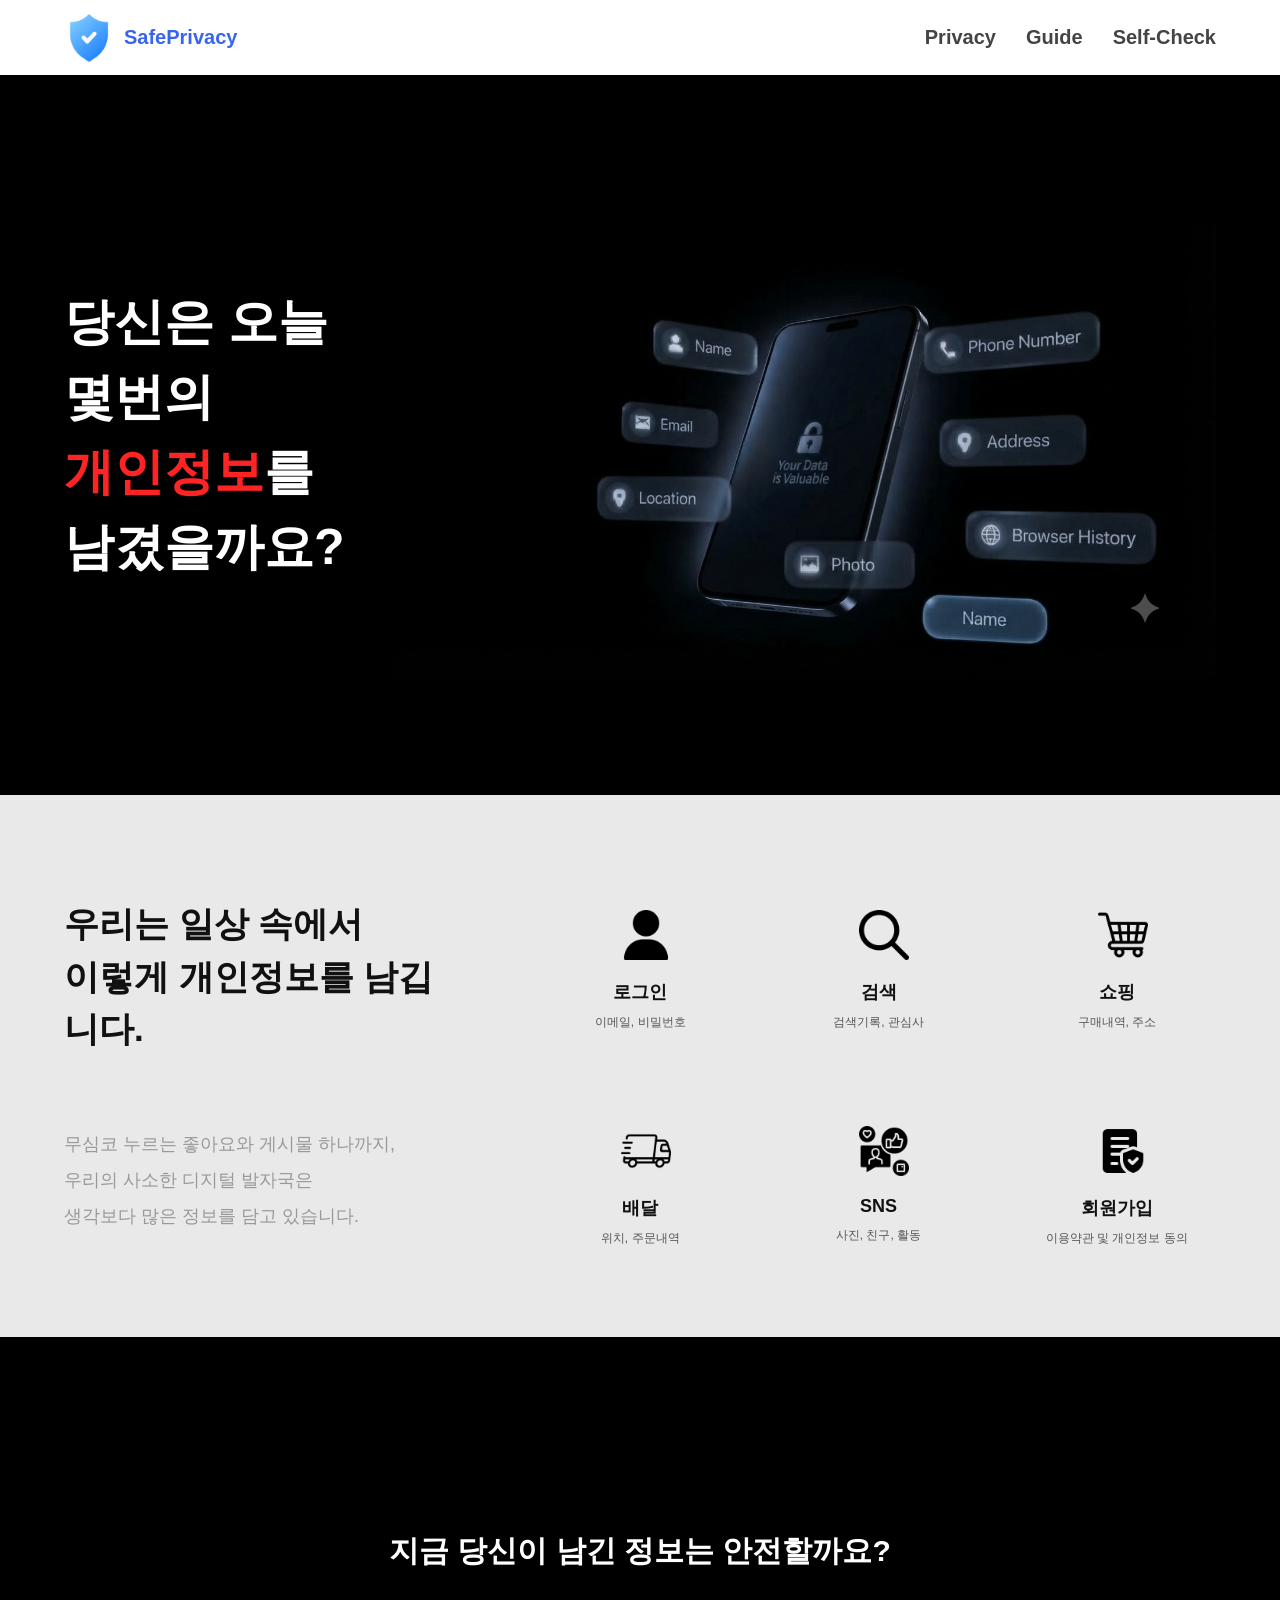
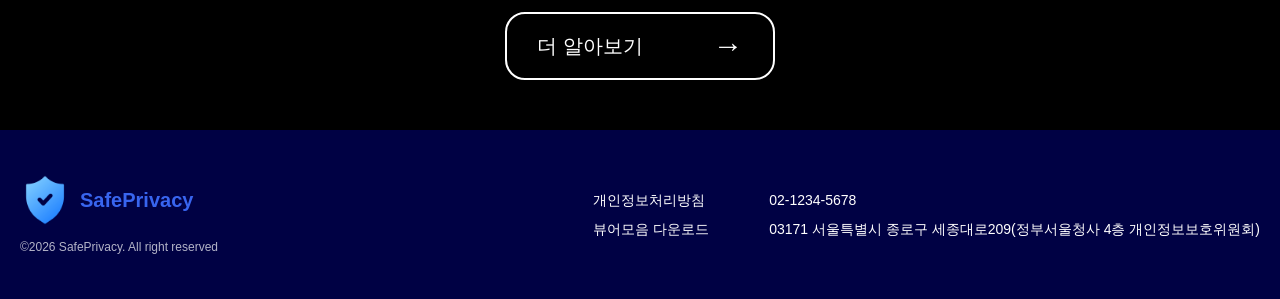
<file: index.html>
<!doctype html>
<html lang="ko">

<head>
  <meta charset="UTF-8" />
  <meta name="viewport" content="width=device-width, initial-scale=1.0" />

  <title>개인정보 보호</title>

  <link rel="stylesheet" href="./css/style.css" />
</head>

<body>
  <header class="site-header">
    <div class="header-container">
      <a href="index.html" class="logo"><img src="img/security.png" alt=""> SafePrivacy</a>

      <nav class="nav-menu">
        <a href="./pages/privacy.html">Privacy</a>
        <a href="./pages/guide.html">Guide</a>
        <a href="./pages/guide.html#selfcheck">Self-Check</a>
      </nav>
    </div>
  </header>

  <section class="hero">
    <div class="hero-inner">
      <div class="hero-text">
        <p>
          당신은 오늘<br />
          몇번의 <span>개인정보</span>를<br />
          남겼을까요?
        </p>
      </div>

      <div class="hero-image">
        <img src="img/개인정보보호1p.png" alt="">
      </div>
    </div>
  </section>

  <section class="daily-section">
    <div class="daily-inner">
      <div class="daily-title">
        <h2>
          우리는 일상 속에서<br />
          이렇게 개인정보를 남깁니다.
        </h2>

        <p>
          무심코 누르는 좋아요와 게시물 하나까지,<br />
          우리의 사소한 디지털 발자국은<br />
          생각보다 많은 정보를 담고 있습니다.
        </p>
      </div>

      <div class="daily-list">
        <div class="data-item">
          <div class="icon"><img src="img/user.png" alt=""></div>

          <h3>로그인</h3>

          <p>이메일, 비밀번호</p>
        </div>

        <div class="data-item">
          <div class="icon search-icon"><img src="img/search.png" alt=""></div>

          <h3>검색</h3>

          <p>검색기록, 관심사</p>
        </div>

        <div class="data-item">
          <div class="icon cart-icon"><img src="img/shopping-cart.png" alt=""></div>

          <h3>쇼핑</h3>

          <p>구매내역, 주소</p>
        </div>

        <div class="data-item">
          <div class="icon"><img src="img/express-delivery.png" alt=""></div>

          <h3>배달</h3>

          <p>위치, 주문내역</p>
        </div>

        <div class="data-item">
          <div class="icon"><img src="img/social-media.png" alt=""></div>

          <h3>SNS</h3>

          <p>사진, 친구, 활동</p>
        </div>

        <div class="data-item">
          <div class="icon"><img src="img/privacy-policy.png" alt=""></div>

          <h3>회원가입</h3>

          <p>이용약관 및 개인정보 동의</p>
        </div>
      </div>
    </div>
  </section>

  <section class="hero-bottom">
    <div class="hero-media">
      <video autoplay muted loop playsinline>
        <source src="./img/intro.mp4" type="video/mp4" />
        지원되지 않는 브라우저입니다.
      </video>
    </div>

    <h2>지금 당신이 남긴 정보는 안전할까요?</h2>

    <a href="./pages/privacy.html" class="more-button">
      더 알아보기
      <span>→</span>
    </a>
  </section>

  <footer class="footer">
    <div class="footer-inner">
      <div class="footer-brand">
        <a href="index.html" class="logo">
          <img src="img/security.png" alt=""> SafePrivacy
        </a>
        <p class="copyright">
          ©2026 SafePrivacy. All right reserved
        </p>
      </div>

      <div class="footer-info">
        <div class="footer-info-group">
          <p><a href="https://www.privacy.go.kr/front/contents/cntntsView.do?contsNo=408">개인정보처리방침</a></p>
          <p><a href="https://www.privacy.go.kr/front/contents/cntntsView.do?contsNo=167">뷰어모음 다운로드</a></p>
        </div>

        <div class="footer-info-group">
          <p>02-1234-5678</p>
          <p>03171 서울특별시 종로구 세종대로209(정부서울청사 4층 개인정보보호위원회)</p>
        </div>
      </div>
    </div>
  </footer>

</body>

</html>
</file>
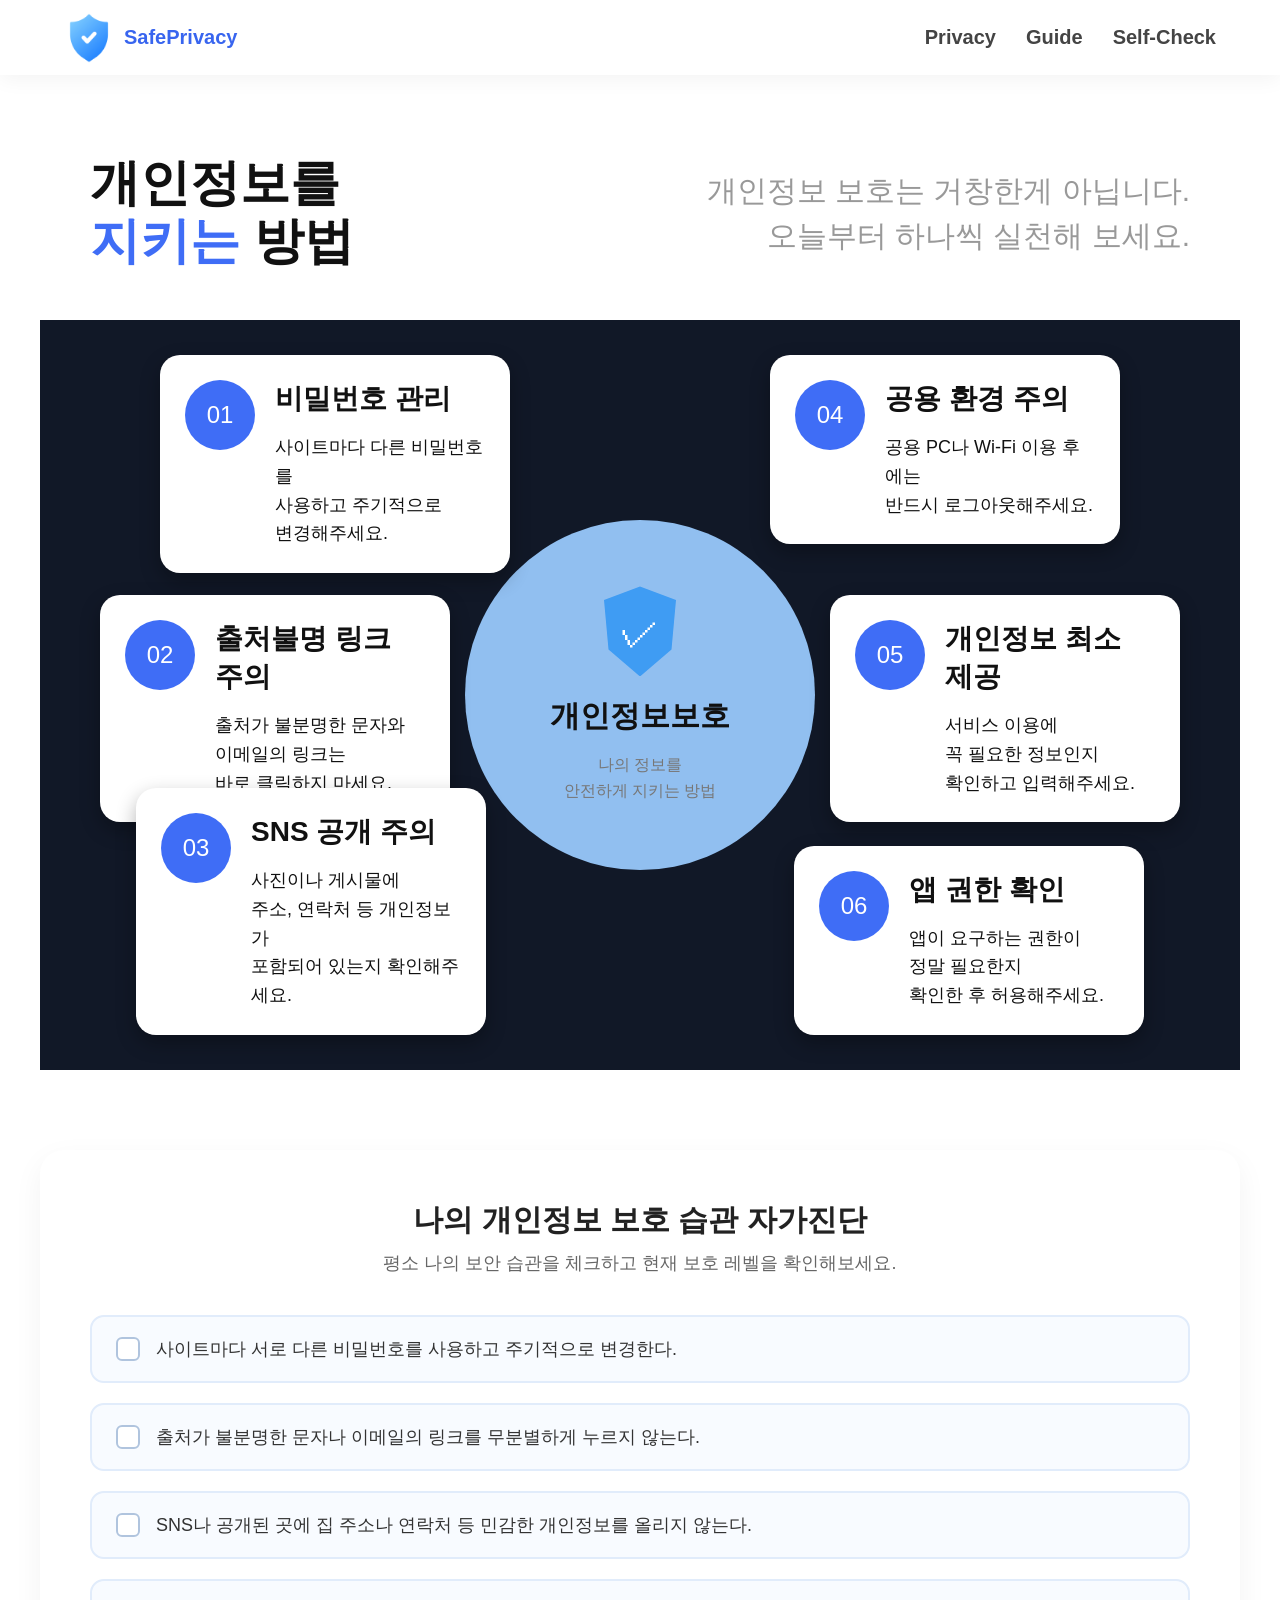
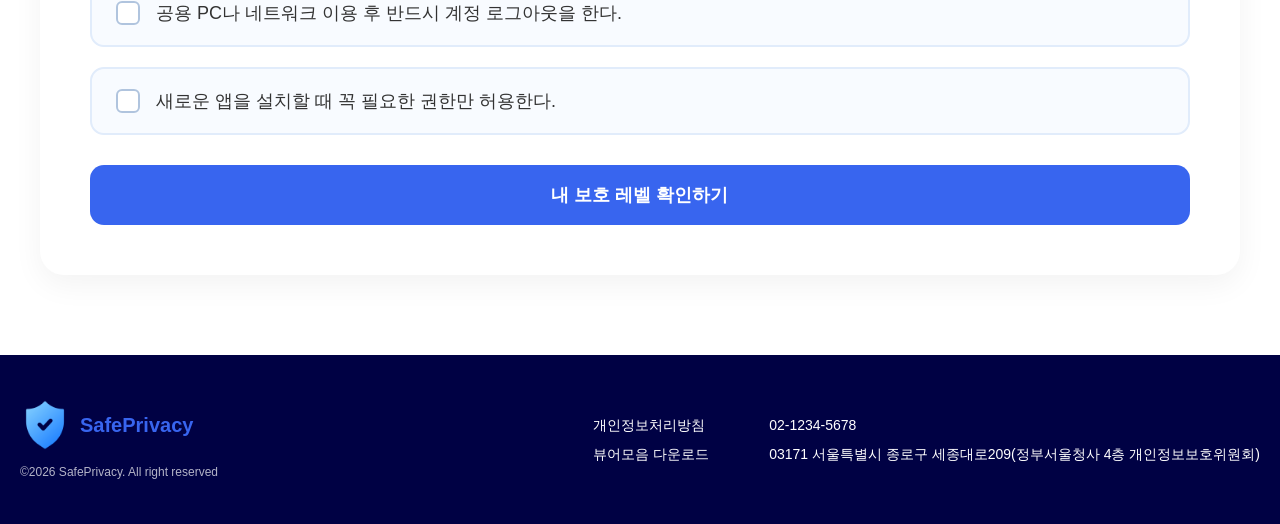
<file: guide.html>
<!doctype html>
<html lang="ko">

<head>
  <meta charset="UTF-8" />
  <meta name="viewport" content="width=device-width, initial-scale=1.0" />

  <title>개인정보를 지키는 방법</title>

  <link rel="stylesheet" href="./css/style.css" />
  <script src="./js/selfcheck.js" defer></script>

</head>

<body>
  <header class="site-header">
    <div class="header-container">
      <a href="./intro.html" class="logo"><img src="img/security.png" alt=""> SafePrivacy</a>

      <nav class="nav-menu">
        <a href="./privacy.html">Privacy</a>
        <a href="./guide.html">Guide</a>
        <a href="./guide.html#selfcheck">Self-Check</a>
      </nav>
    </div>
  </header>
  <main class="guide-page">

    <section class="guide-header">
      <div>
        <h1>
          개인정보를<br />
          <span>지키는</span> 방법
        </h1>
      </div>

      <p>
        개인정보 보호는 거창한게 아닙니다.<br />
        오늘부터 하나씩 실천해 보세요.
      </p>
    </section>

    <!-- =========================
             가이드
        ========================== -->

    <section class="guide-container">
      <!-- 중앙 원 -->

      <div class="guide-center">
        <div class="shield">✓</div>

        <h2>개인정보보호</h2>

        <p>
          나의 정보를<br />
          안전하게 지키는 방법
        </p>
      </div>

      <!-- 01 -->

      <article class="guide-card guide-01">
        <div class="number">01</div>

        <div>
          <h3>비밀번호 관리</h3>

          <p>
            사이트마다 다른 비밀번호를<br />
            사용하고 주기적으로<br />
            변경해주세요.
          </p>
        </div>
      </article>

      <!-- 02 -->

      <article class="guide-card guide-02">
        <div class="number">02</div>

        <div>
          <h3>출처불명 링크 주의</h3>

          <p>
            출처가 불분명한 문자와<br />
            이메일의 링크는<br />
            바로 클릭하지 마세요.
          </p>
        </div>
      </article>

      <!-- 03 -->

      <article class="guide-card guide-03">
        <div class="number">03</div>

        <div>
          <h3>SNS 공개 주의</h3>

          <p>
            사진이나 게시물에<br />
            주소, 연락처 등 개인정보가<br />
            포함되어 있는지 확인해주세요.
          </p>
        </div>
      </article>

      <!-- 04 -->

      <article class="guide-card guide-04">
        <div class="number">04</div>

        <div>
          <h3>공용 환경 주의</h3>

          <p>
            공용 PC나 Wi-Fi 이용 후에는<br />
            반드시 로그아웃해주세요.
          </p>
        </div>
      </article>

      <!-- 05 -->

      <article class="guide-card guide-05">
        <div class="number">05</div>

        <div>
          <h3>개인정보 최소 제공</h3>

          <p>
            서비스 이용에<br />
            꼭 필요한 정보인지<br />
            확인하고 입력해주세요.
          </p>
        </div>
      </article>

      <!-- 06 -->

      <article class="guide-card guide-06">
        <div class="number">06</div>

        <div>
          <h3>앱 권한 확인</h3>

          <p>
            앱이 요구하는 권한이<br />
            정말 필요한지<br />
            확인한 후 허용해주세요.
          </p>
        </div>
      </article>
    </section>

    <!-- =========================
            자가진단
         ========================== -->
    <section id="selfcheck" class="self-check-section">
      <div class="check-header">
        <h2>나의 개인정보 보호 습관 자가진단</h2>
        <p>평소 나의 보안 습관을 체크하고 현재 보호 레벨을 확인해보세요.</p>
      </div>

      <div class="check-list-box" id="checkList">
        <label class="check-item">
          <input type="checkbox" value="1" />
          <span class="checkmark"></span>
          <span class="check-text">사이트마다 서로 다른 비밀번호를 사용하고 주기적으로 변경한다.</span>
        </label>

        <label class="check-item">
          <input type="checkbox" value="1" />
          <span class="checkmark"></span>
          <span class="check-text">출처가 불분명한 문자나 이메일의 링크를 무분별하게 누르지 않는다.</span>
        </label>

        <label class="check-item">
          <input type="checkbox" value="1" />
          <span class="checkmark"></span>
          <span class="check-text">SNS나 공개된 곳에 집 주소나 연락처 등 민감한 개인정보를 올리지 않는다.</span>
        </label>

        <label class="check-item">
          <input type="checkbox" value="1" />
          <span class="checkmark"></span>
          <span class="check-text">공용 PC나 네트워크 이용 후 반드시 계정 로그아웃을 한다.</span>
        </label>

        <label class="check-item">
          <input type="checkbox" value="1" />
          <span class="checkmark"></span>
          <span class="check-text">새로운 앱을 설치할 때 꼭 필요한 권한만 허용한다.</span>
        </label>
      </div>

      <button type="button" id="checkResultBtn" class="result-btn">내 보호 레벨 확인하기</button>

      <div id="resultBox" class="result-box" style="display: none;">
        <div class="result-level-title" id="resultTitle"></div>
        <p class="result-desc" id="resultDesc"></p>
      </div>
    </section>
  </main>

  <footer class="footer">
    <div class="footer-inner">
      <div class="footer-brand">
        <a href="intro.html" class="logo">
          <img src="img/security.png" alt=""> SafePrivacy
        </a>
        <p class="copyright">
          ©2026 SafePrivacy. All right reserved
        </p>
      </div>

      <div class="footer-info">
        <div class="footer-info-group">
          <p><a href="https://www.privacy.go.kr/front/contents/cntntsView.do?contsNo=408">개인정보처리방침</a></p>
          <p><a href="https://www.privacy.go.kr/front/contents/cntntsView.do?contsNo=167">뷰어모음 다운로드</a></p>
        </div>

        <div class="footer-info-group">
          <p>02-1234-5678</p>
          <p>03171 서울특별시 종로구 세종대로209(정부서울청사 4층 개인정보보호위원회)</p>
        </div>
      </div>
    </div>
  </footer>
</body>

</html>
</file>
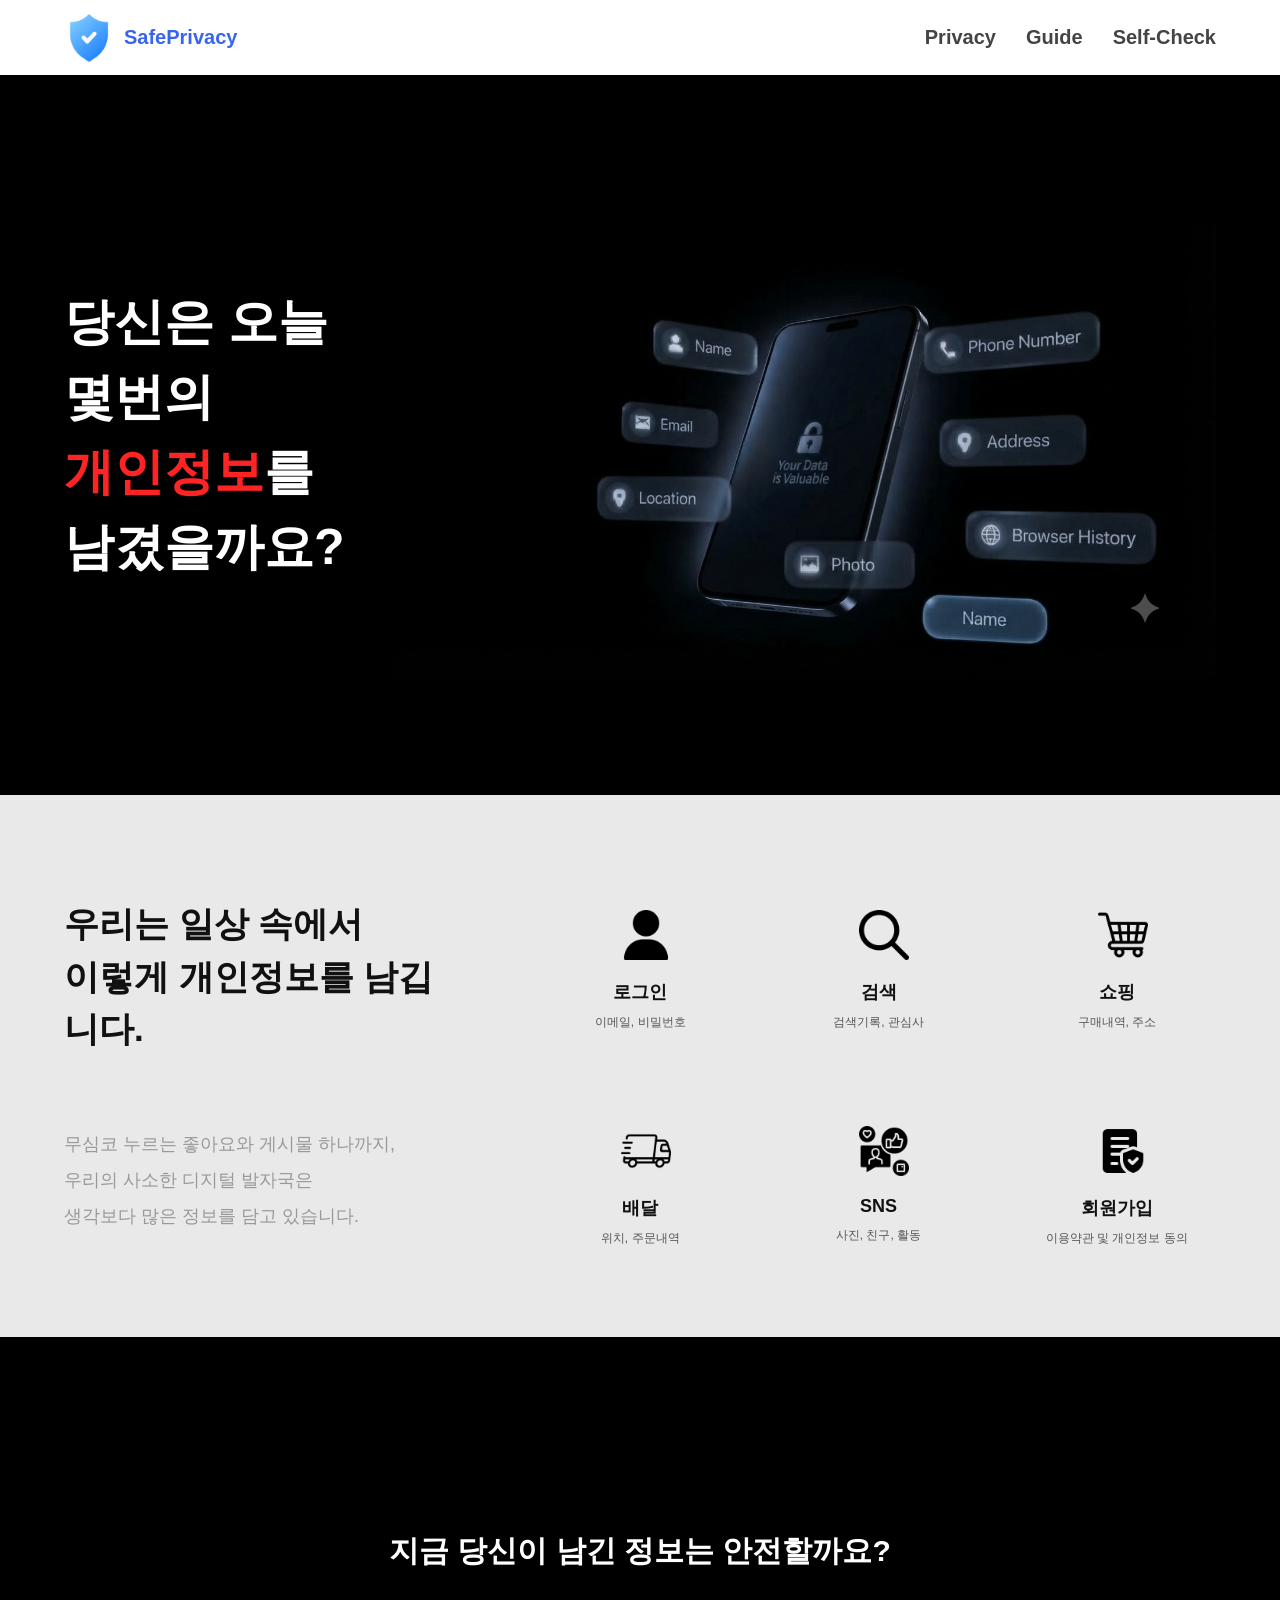
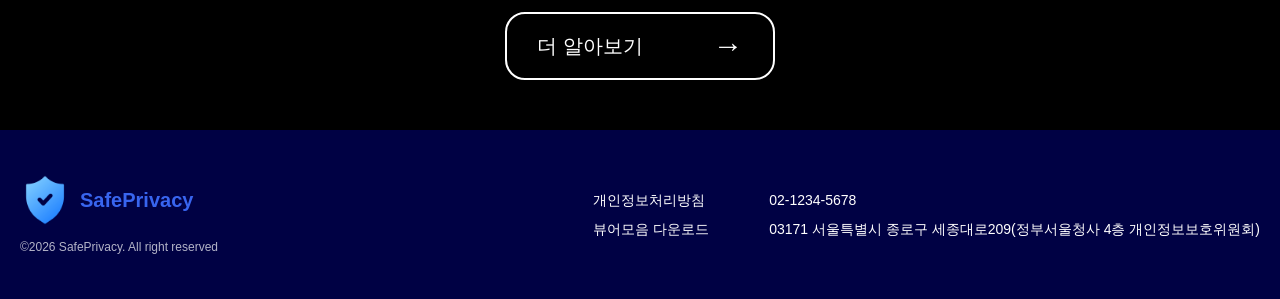
<file: intro.html>
<!doctype html>
<html lang="ko">

<head>
  <meta charset="UTF-8" />
  <meta name="viewport" content="width=device-width, initial-scale=1.0" />

  <title>개인정보 보호</title>

  <link rel="stylesheet" href="./css/style.css" />
</head>

<body>
  <header class="site-header">
    <div class="header-container">
      <a href="intro.html" class="logo"><img src="img/security.png" alt=""> SafePrivacy</a>

      <nav class="nav-menu">
        <a href="./privacy.html">Privacy</a>
        <a href="./guide.html">Guide</a>
        <a href="./guide.html#selfcheck">Self-Check</a>
      </nav>
    </div>
  </header>

  <section class="hero">
    <div class="hero-inner">
      <div class="hero-text">
        <p>
          당신은 오늘<br />
          몇번의 <span>개인정보</span>를<br />
          남겼을까요?
        </p>
      </div>

      <div class="hero-image">
        <img src="img/개인정보보호1p.png" alt="">
      </div>
    </div>
  </section>

  <section class="daily-section">
    <div class="daily-inner">
      <div class="daily-title">
        <h2>
          우리는 일상 속에서<br />
          이렇게 개인정보를 남깁니다.
        </h2>

        <p>
          무심코 누르는 좋아요와 게시물 하나까지,<br />
          우리의 사소한 디지털 발자국은<br />
          생각보다 많은 정보를 담고 있습니다.
        </p>
      </div>

      <div class="daily-list">
        <div class="data-item">
          <div class="icon"><img src="img/user.png" alt=""></div>

          <h3>로그인</h3>

          <p>이메일, 비밀번호</p>
        </div>

        <div class="data-item">
          <div class="icon search-icon"><img src="img/search.png" alt=""></div>

          <h3>검색</h3>

          <p>검색기록, 관심사</p>
        </div>

        <div class="data-item">
          <div class="icon cart-icon"><img src="img/shopping-cart.png" alt=""></div>

          <h3>쇼핑</h3>

          <p>구매내역, 주소</p>
        </div>

        <div class="data-item">
          <div class="icon"><img src="img/express-delivery.png" alt=""></div>

          <h3>배달</h3>

          <p>위치, 주문내역</p>
        </div>

        <div class="data-item">
          <div class="icon"><img src="img/social-media.png" alt=""></div>

          <h3>SNS</h3>

          <p>사진, 친구, 활동</p>
        </div>

        <div class="data-item">
          <div class="icon"><img src="img/privacy-policy.png" alt=""></div>

          <h3>회원가입</h3>

          <p>이용약관 및 개인정보 동의</p>
        </div>
      </div>
    </div>
  </section>

  <section class="hero-bottom">
    <div class="hero-media">
      <video autoplay muted loop playsinline>
        <source src="./img/intro.mp4" type="video/mp4" />
        지원되지 않는 브라우저입니다.
      </video>
    </div>

    <h2>지금 당신이 남긴 정보는 안전할까요?</h2>

    <a href="./privacy.html" class="more-button">
      더 알아보기
      <span>→</span>
    </a>
  </section>

  <footer class="footer">
    <div class="footer-inner">
      <div class="footer-brand">
        <a href="intro.html" class="logo">
          <img src="img/security.png" alt=""> SafePrivacy
        </a>
        <p class="copyright">
          ©2026 SafePrivacy. All right reserved
        </p>
      </div>

      <div class="footer-info">
        <div class="footer-info-group">
          <p><a href="https://www.privacy.go.kr/front/contents/cntntsView.do?contsNo=408">개인정보처리방침</a></p>
          <p><a href="https://www.privacy.go.kr/front/contents/cntntsView.do?contsNo=167">뷰어모음 다운로드</a></p>
        </div>

        <div class="footer-info-group">
          <p>02-1234-5678</p>
          <p>03171 서울특별시 종로구 세종대로209(정부서울청사 4층 개인정보보호위원회)</p>
        </div>
      </div>
    </div>
  </footer>

</body>

</html>
</file>
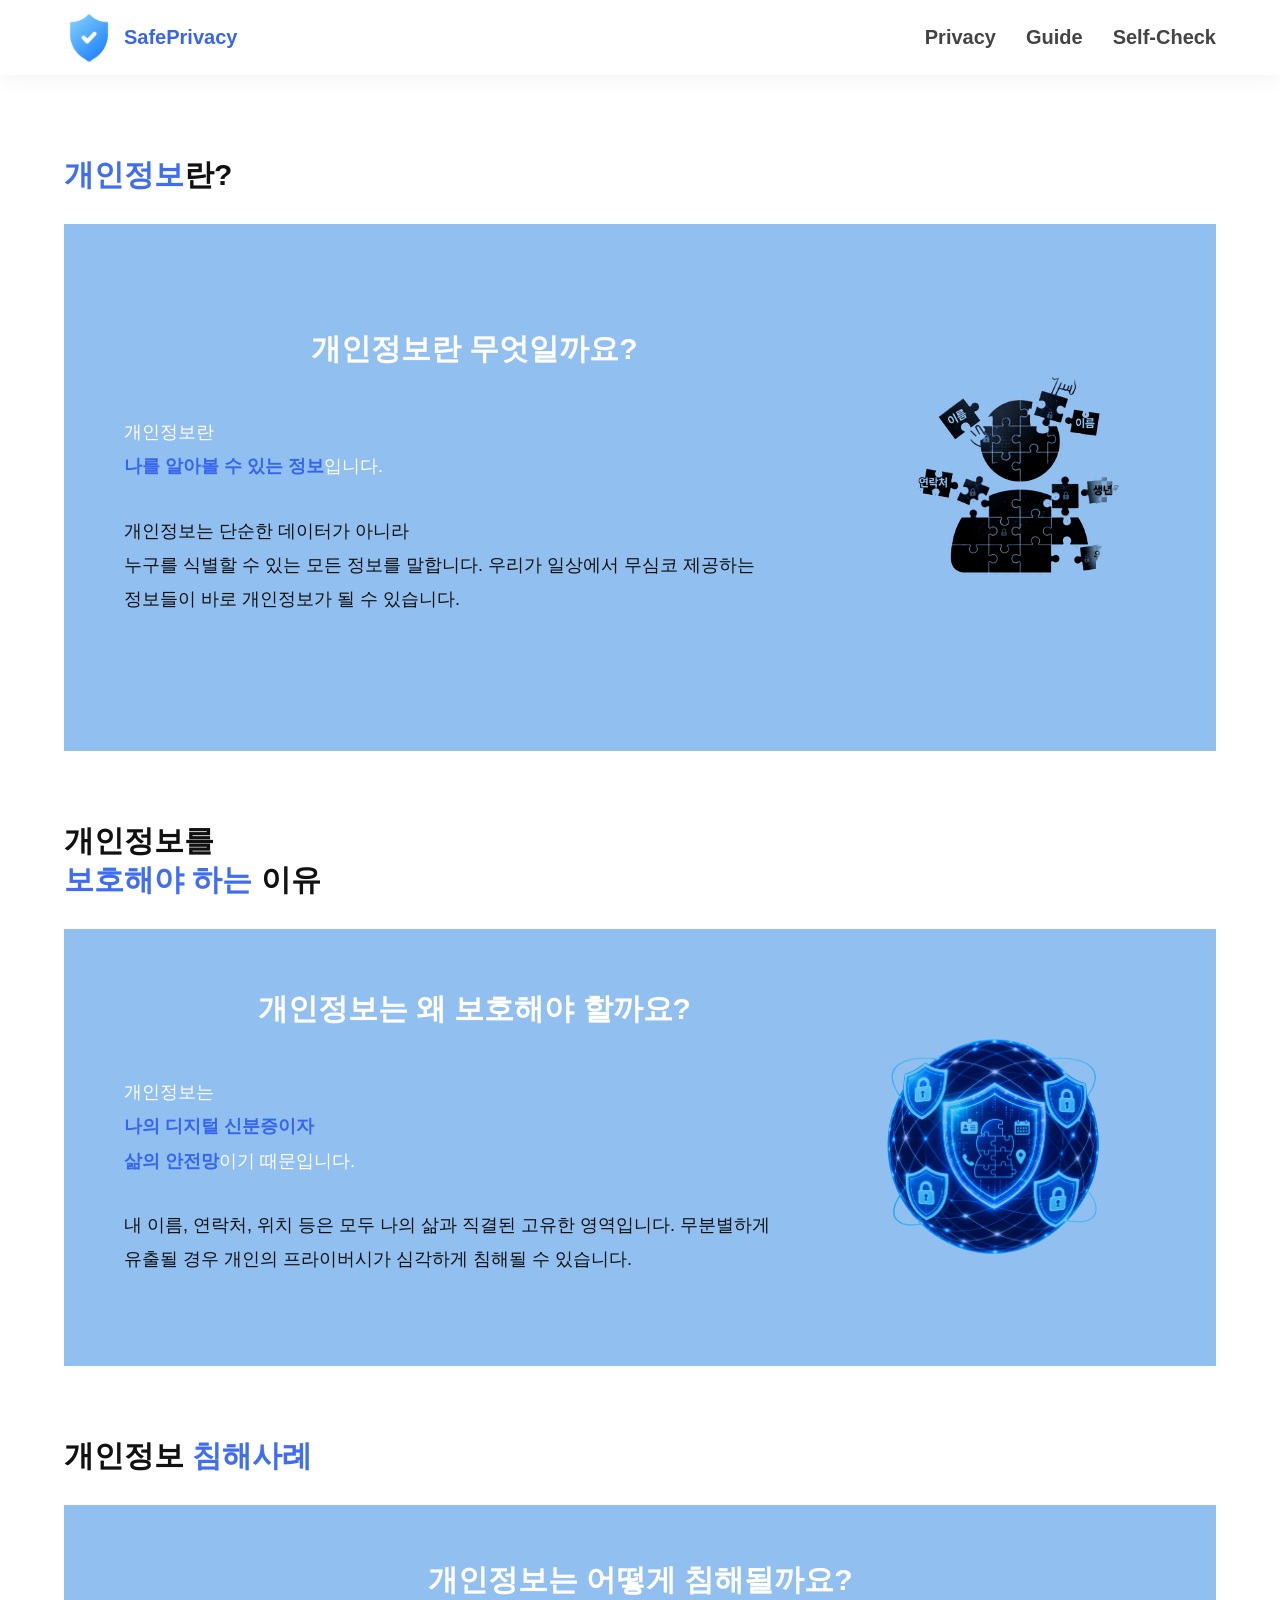
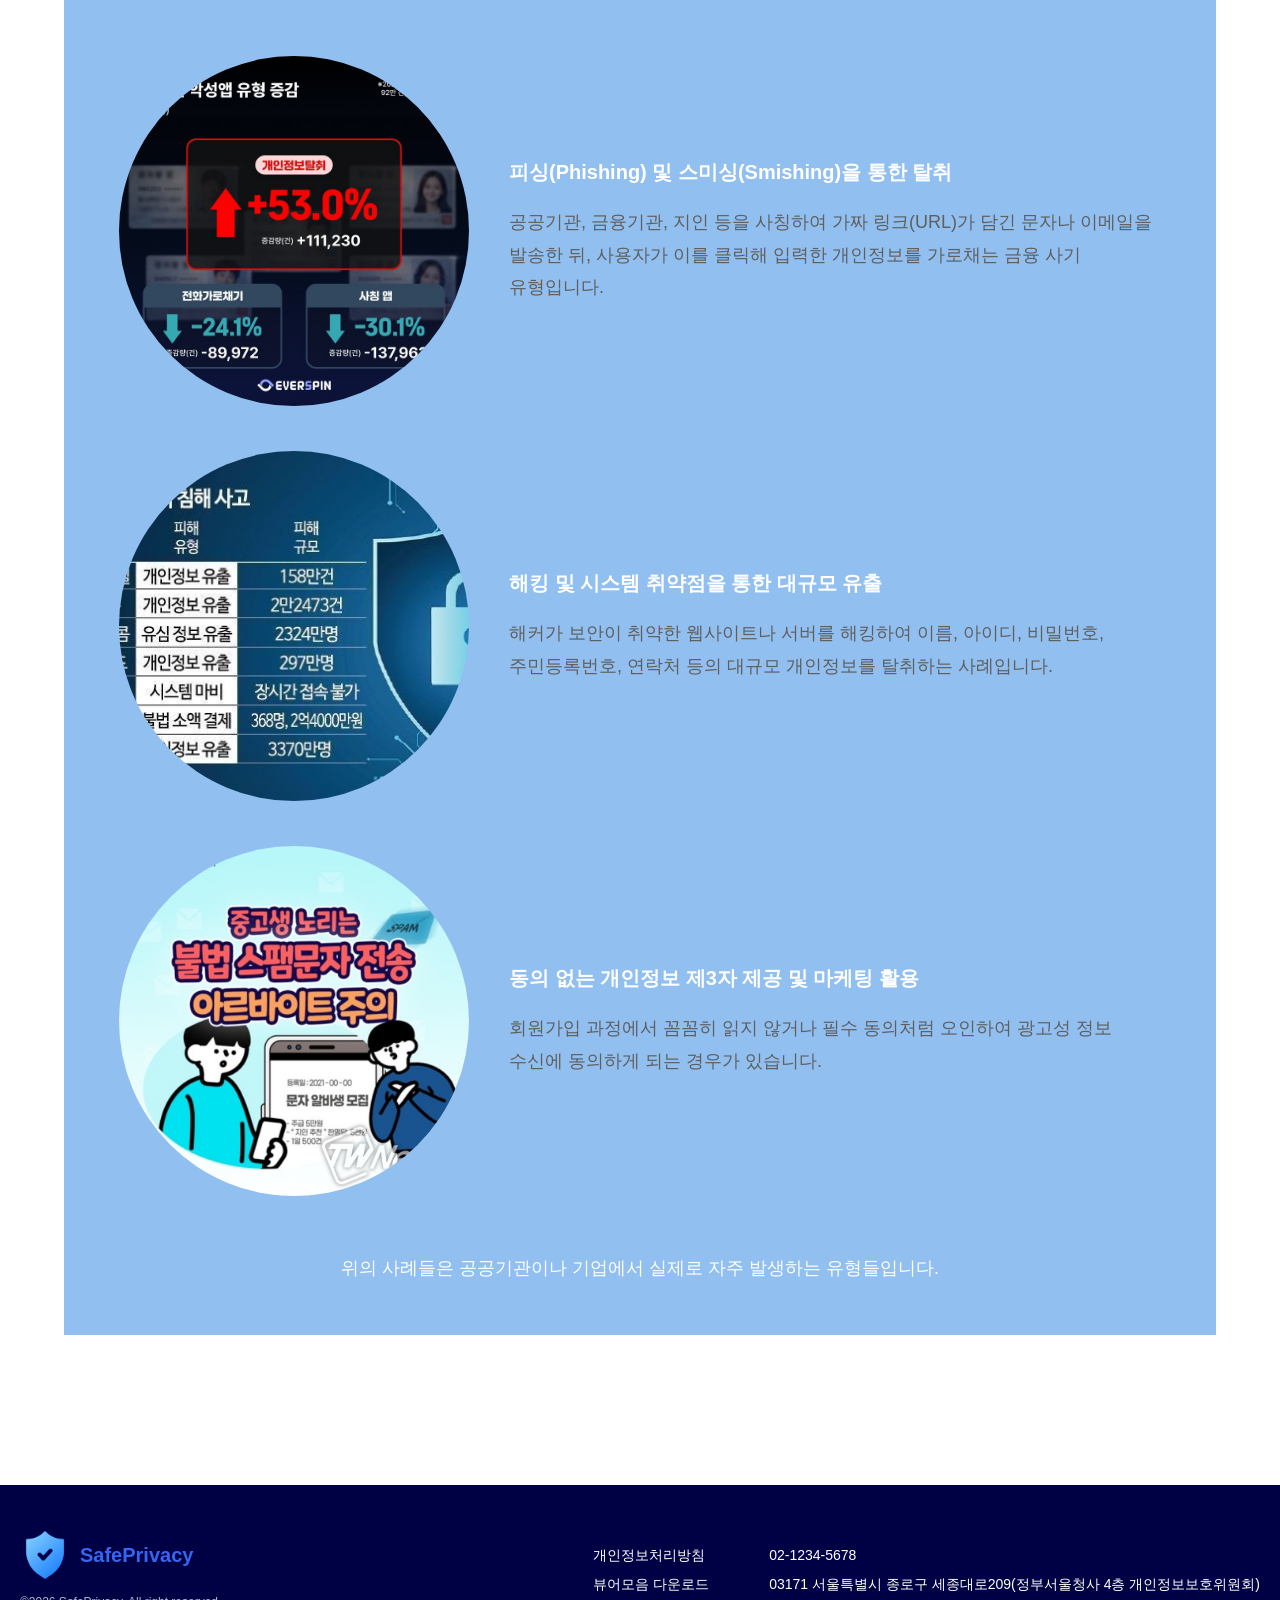
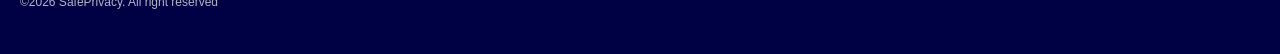
<file: privacy.html>
<!doctype html>
<html lang="ko">

<head>
  <meta charset="UTF-8" />
  <meta name="viewport" content="width=device-width, initial-scale=1.0" />

  <title>개인정보란?</title>

  <link rel="stylesheet" href="./css/style.css" />
</head>

<body>
  <header class="site-header">
    <div class="header-container">
      <a href="./intro.html" class="logo"><img src="img/security.png" alt=""> SafePrivacy</a>

      <nav class="nav-menu">
        <a href="./privacy.html">Privacy</a>
        <a href="./guide.html">Guide</a>
        <a href="./guide.html#selfcheck">Self-Check</a>
      </nav>
    </div>
  </header>
  <main class="privacy-page">

    <section class="info-section">
      <h1><span>개인정보</span>란?</h1>

      <div class="blue-card">
        <div class="card-text">
          <h2>개인정보란 무엇일까요?</h2>

          <p class="highlight-text">
            개인정보란<br />
            <strong>나를 알아볼 수 있는 정보</strong>입니다.
          </p>

          <p>
            개인정보는 단순한 데이터가 아니라<br />
            누구를 식별할 수 있는 모든 정보를 말합니다. 우리가 일상에서 무심코
            제공하는 정보들이 바로 개인정보가 될 수 있습니다.
          </p>
        </div>

        <div class="card-image">
          <img src="img/개인정보란.png" alt="">
        </div>
      </div>
    </section>

    <!-- =========================
             개인정보 보호 이유
        ========================== -->

    <section class="info-section">
      <h1>
        개인정보를<br />
        <span>보호해야 하는</span> 이유
      </h1>

      <div class="blue-card">
        <div class="card-text">
          <h2>개인정보는 왜 보호해야 할까요?</h2>

          <p class="highlight-text">
            개인정보는<br />
            <strong>나의 디지털 신분증이자<br />
              삶의 안전망</strong>이기 때문입니다.
          </p>

          <p>
            내 이름, 연락처, 위치 등은 모두 나의 삶과 직결된 고유한
            영역입니다. 무분별하게 유출될 경우 개인의 프라이버시가 심각하게
            침해될 수 있습니다.
          </p>
        </div>

        <div class="card-image2">
          <img src="img/개인정보란2.png" alt="">
        </div>
      </div>
    </section>

    <!-- =========================
             개인정보 침해 사례
        ========================== -->

    <section class="info-section">
      <h1>개인정보 <span>침해사례</span></h1>

      <div class="case-card">
        <h2>개인정보는 어떻게 침해될까요?</h2>

        <!-- 사례 01 -->

        <article class="case-item">
          <div class="case-image">
            <div class="image-placeholder circle"><img src="img/사례1.png" alt=""></div>
          </div>

          <div class="case-text">
            <h3>피싱(Phishing) 및 스미싱(Smishing)을 통한 탈취</h3>

            <p>
              공공기관, 금융기관, 지인 등을 사칭하여 가짜 링크(URL)가 담긴
              문자나 이메일을 발송한 뒤, 사용자가 이를 클릭해 입력한
              개인정보를 가로채는 금융 사기 유형입니다.
            </p>
          </div>
        </article>

        <!-- 사례 02 -->

        <article class="case-item">
          <div class="case-image">
            <div class="image-placeholder circle"><img src="img/사례2.jpg" alt=""></div>
          </div>

          <div class="case-text">
            <h3>해킹 및 시스템 취약점을 통한 대규모 유출</h3>

            <p>
              해커가 보안이 취약한 웹사이트나 서버를 해킹하여 이름, 아이디,
              비밀번호, 주민등록번호, 연락처 등의 대규모 개인정보를 탈취하는
              사례입니다.
            </p>
          </div>
        </article>

        <!-- 사례 03 -->

        <article class="case-item">
          <div class="case-image">
            <div class="image-placeholder circle"><img src="img/사례3.jpg" alt=""></div>
          </div>

          <div class="case-text">
            <h3>동의 없는 개인정보 제3자 제공 및 마케팅 활용</h3>

            <p>
              회원가입 과정에서 꼼꼼히 읽지 않거나 필수 동의처럼 오인하여
              광고성 정보 수신에 동의하게 되는 경우가 있습니다.
            </p>
          </div>
        </article>

        <p class="case-bottom">
          위의 사례들은 공공기관이나 기업에서 실제로 자주 발생하는
          유형들입니다.
        </p>
      </div>
    </section>
  </main>

  <footer class="footer">
    <div class="footer-inner">
      <div class="footer-brand">
        <a href="intro.html" class="logo">
          <img src="img/security.png" alt=""> SafePrivacy
        </a>
        <p class="copyright">
          ©2026 SafePrivacy. All right reserved
        </p>
      </div>

      <div class="footer-info">
        <div class="footer-info-group">
          <p><a href="https://www.privacy.go.kr/front/contents/cntntsView.do?contsNo=408">개인정보처리방침</a></p>
          <p><a href="https://www.privacy.go.kr/front/contents/cntntsView.do?contsNo=167">뷰어모음 다운로드</a></p>
        </div>

        <div class="footer-info-group">
          <p>02-1234-5678</p>
          <p>03171 서울특별시 종로구 세종대로209(정부서울청사 4층 개인정보보호위원회)</p>
        </div>
      </div>
    </div>
  </footer>
</body>

</html>
</file>
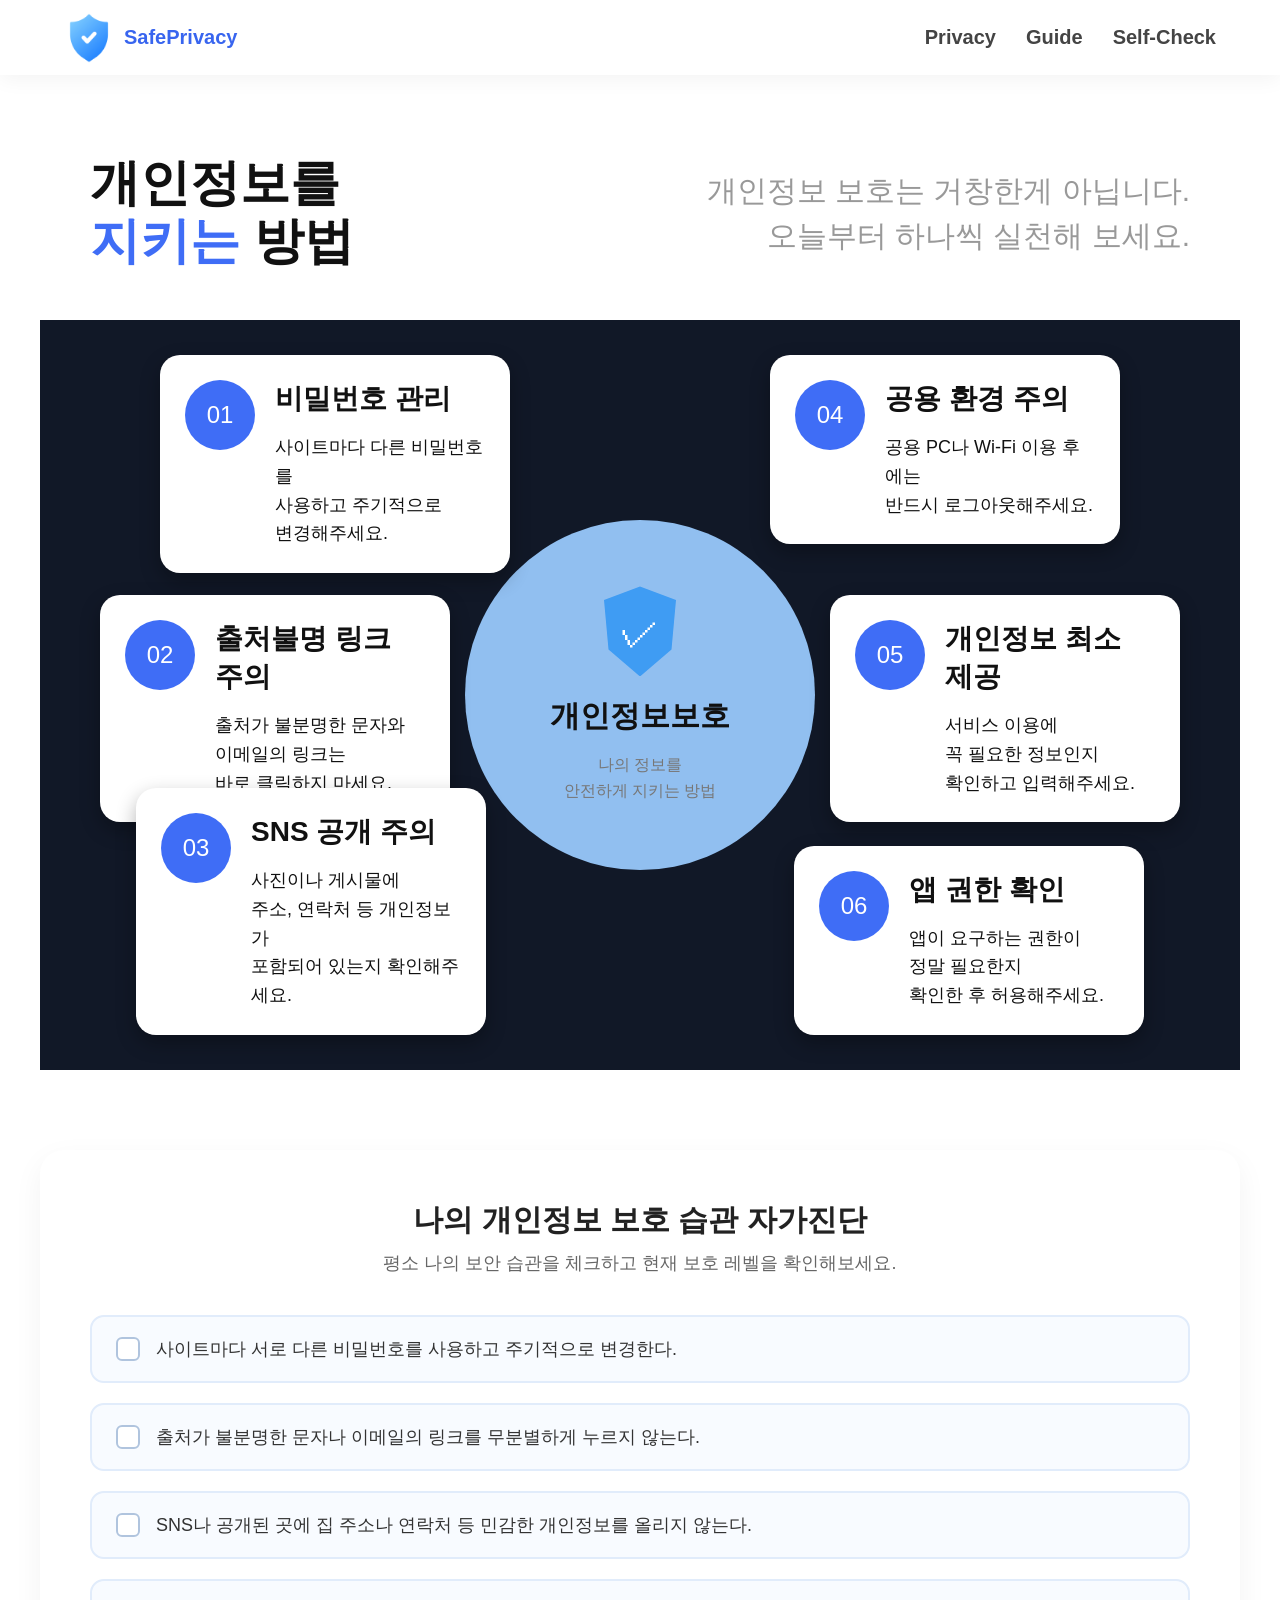
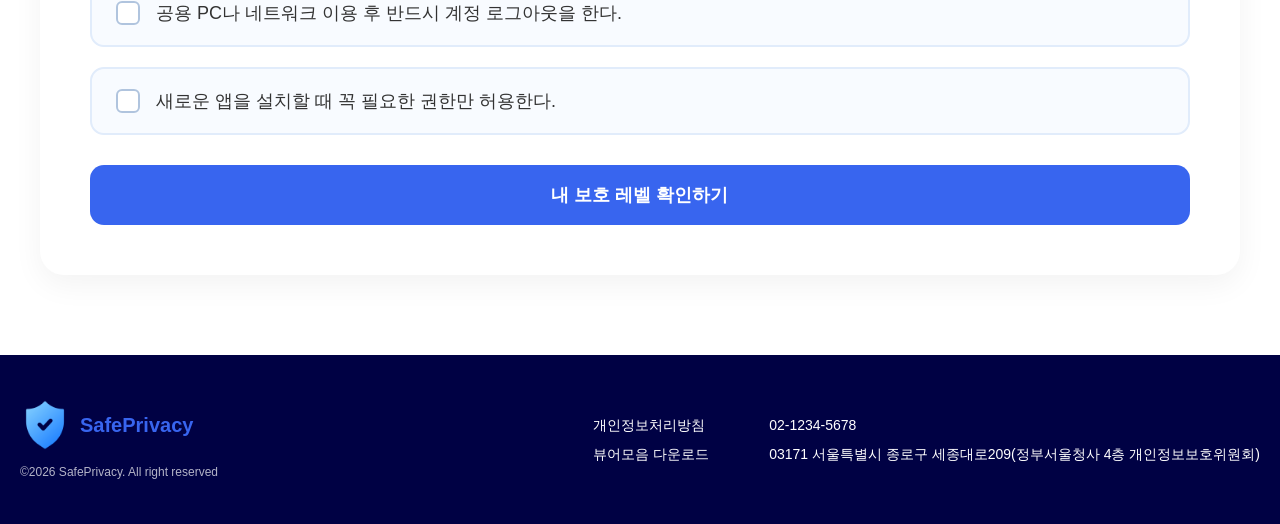
<file: pages/guide.html>
<!doctype html>
<html lang="ko">

<head>
  <meta charset="UTF-8" />
  <meta name="viewport" content="width=device-width, initial-scale=1.0" />

  <title>개인정보를 지키는 방법</title>

  <link rel="stylesheet" href="../css/style.css" />
  <script src="../js/selfcheck.js" defer></script>

</head>

<body>
  <header class="site-header">
    <div class="header-container">
      <a href="../index.html" class="logo"><img src="../img/security.png" alt=""> SafePrivacy</a>

      <nav class="nav-menu">
        <a href="./privacy.html">Privacy</a>
        <a href="./guide.html">Guide</a>
        <a href="./guide.html#selfcheck">Self-Check</a>
      </nav>
    </div>
  </header>
  <main class="guide-page">

    <section class="guide-header">
      <div>
        <h1>
          개인정보를<br />
          <span>지키는</span> 방법
        </h1>
      </div>

      <p>
        개인정보 보호는 거창한게 아닙니다.<br />
        오늘부터 하나씩 실천해 보세요.
      </p>
    </section>

    <!-- =========================
             가이드
        ========================== -->

    <section class="guide-container">
      <!-- 중앙 원 -->

      <div class="guide-center">
        <div class="shield">✓</div>

        <h2>개인정보보호</h2>

        <p>
          나의 정보를<br />
          안전하게 지키는 방법
        </p>
      </div>

      <!-- 01 -->

      <article class="guide-card guide-01">
        <div class="number">01</div>

        <div>
          <h3>비밀번호 관리</h3>

          <p>
            사이트마다 다른 비밀번호를<br />
            사용하고 주기적으로<br />
            변경해주세요.
          </p>
        </div>
      </article>

      <!-- 02 -->

      <article class="guide-card guide-02">
        <div class="number">02</div>

        <div>
          <h3>출처불명 링크 주의</h3>

          <p>
            출처가 불분명한 문자와<br />
            이메일의 링크는<br />
            바로 클릭하지 마세요.
          </p>
        </div>
      </article>

      <!-- 03 -->

      <article class="guide-card guide-03">
        <div class="number">03</div>

        <div>
          <h3>SNS 공개 주의</h3>

          <p>
            사진이나 게시물에<br />
            주소, 연락처 등 개인정보가<br />
            포함되어 있는지 확인해주세요.
          </p>
        </div>
      </article>

      <!-- 04 -->

      <article class="guide-card guide-04">
        <div class="number">04</div>

        <div>
          <h3>공용 환경 주의</h3>

          <p>
            공용 PC나 Wi-Fi 이용 후에는<br />
            반드시 로그아웃해주세요.
          </p>
        </div>
      </article>

      <!-- 05 -->

      <article class="guide-card guide-05">
        <div class="number">05</div>

        <div>
          <h3>개인정보 최소 제공</h3>

          <p>
            서비스 이용에<br />
            꼭 필요한 정보인지<br />
            확인하고 입력해주세요.
          </p>
        </div>
      </article>

      <!-- 06 -->

      <article class="guide-card guide-06">
        <div class="number">06</div>

        <div>
          <h3>앱 권한 확인</h3>

          <p>
            앱이 요구하는 권한이<br />
            정말 필요한지<br />
            확인한 후 허용해주세요.
          </p>
        </div>
      </article>
    </section>

    <!-- =========================
            자가진단
         ========================== -->
    <section id="selfcheck" class="self-check-section">
      <div class="check-header">
        <h2>나의 개인정보 보호 습관 자가진단</h2>
        <p>평소 나의 보안 습관을 체크하고 현재 보호 레벨을 확인해보세요.</p>
      </div>

      <div class="check-list-box" id="checkList">
        <label class="check-item">
          <input type="checkbox" value="1" />
          <span class="checkmark"></span>
          <span class="check-text">사이트마다 서로 다른 비밀번호를 사용하고 주기적으로 변경한다.</span>
        </label>

        <label class="check-item">
          <input type="checkbox" value="1" />
          <span class="checkmark"></span>
          <span class="check-text">출처가 불분명한 문자나 이메일의 링크를 무분별하게 누르지 않는다.</span>
        </label>

        <label class="check-item">
          <input type="checkbox" value="1" />
          <span class="checkmark"></span>
          <span class="check-text">SNS나 공개된 곳에 집 주소나 연락처 등 민감한 개인정보를 올리지 않는다.</span>
        </label>

        <label class="check-item">
          <input type="checkbox" value="1" />
          <span class="checkmark"></span>
          <span class="check-text">공용 PC나 네트워크 이용 후 반드시 계정 로그아웃을 한다.</span>
        </label>

        <label class="check-item">
          <input type="checkbox" value="1" />
          <span class="checkmark"></span>
          <span class="check-text">새로운 앱을 설치할 때 꼭 필요한 권한만 허용한다.</span>
        </label>
      </div>

      <button type="button" id="checkResultBtn" class="result-btn">내 보호 레벨 확인하기</button>

      <div id="resultBox" class="result-box" style="display: none;">
        <div class="result-level-title" id="resultTitle"></div>
        <p class="result-desc" id="resultDesc"></p>
      </div>
    </section>
  </main>

  <footer class="footer">
    <div class="footer-inner">
      <div class="footer-brand">
        <a href="../index.html" class="logo">
          <img src="../img/security.png" alt=""> SafePrivacy
        </a>
        <p class="copyright">
          ©2026 SafePrivacy. All right reserved
        </p>
      </div>

      <div class="footer-info">
        <div class="footer-info-group">
          <p><a href="https://www.privacy.go.kr/front/contents/cntntsView.do?contsNo=408">개인정보처리방침</a></p>
          <p><a href="https://www.privacy.go.kr/front/contents/cntntsView.do?contsNo=167">뷰어모음 다운로드</a></p>
        </div>

        <div class="footer-info-group">
          <p>02-1234-5678</p>
          <p>03171 서울특별시 종로구 세종대로209(정부서울청사 4층 개인정보보호위원회)</p>
        </div>
      </div>
    </div>
  </footer>
</body>

</html>
</file>
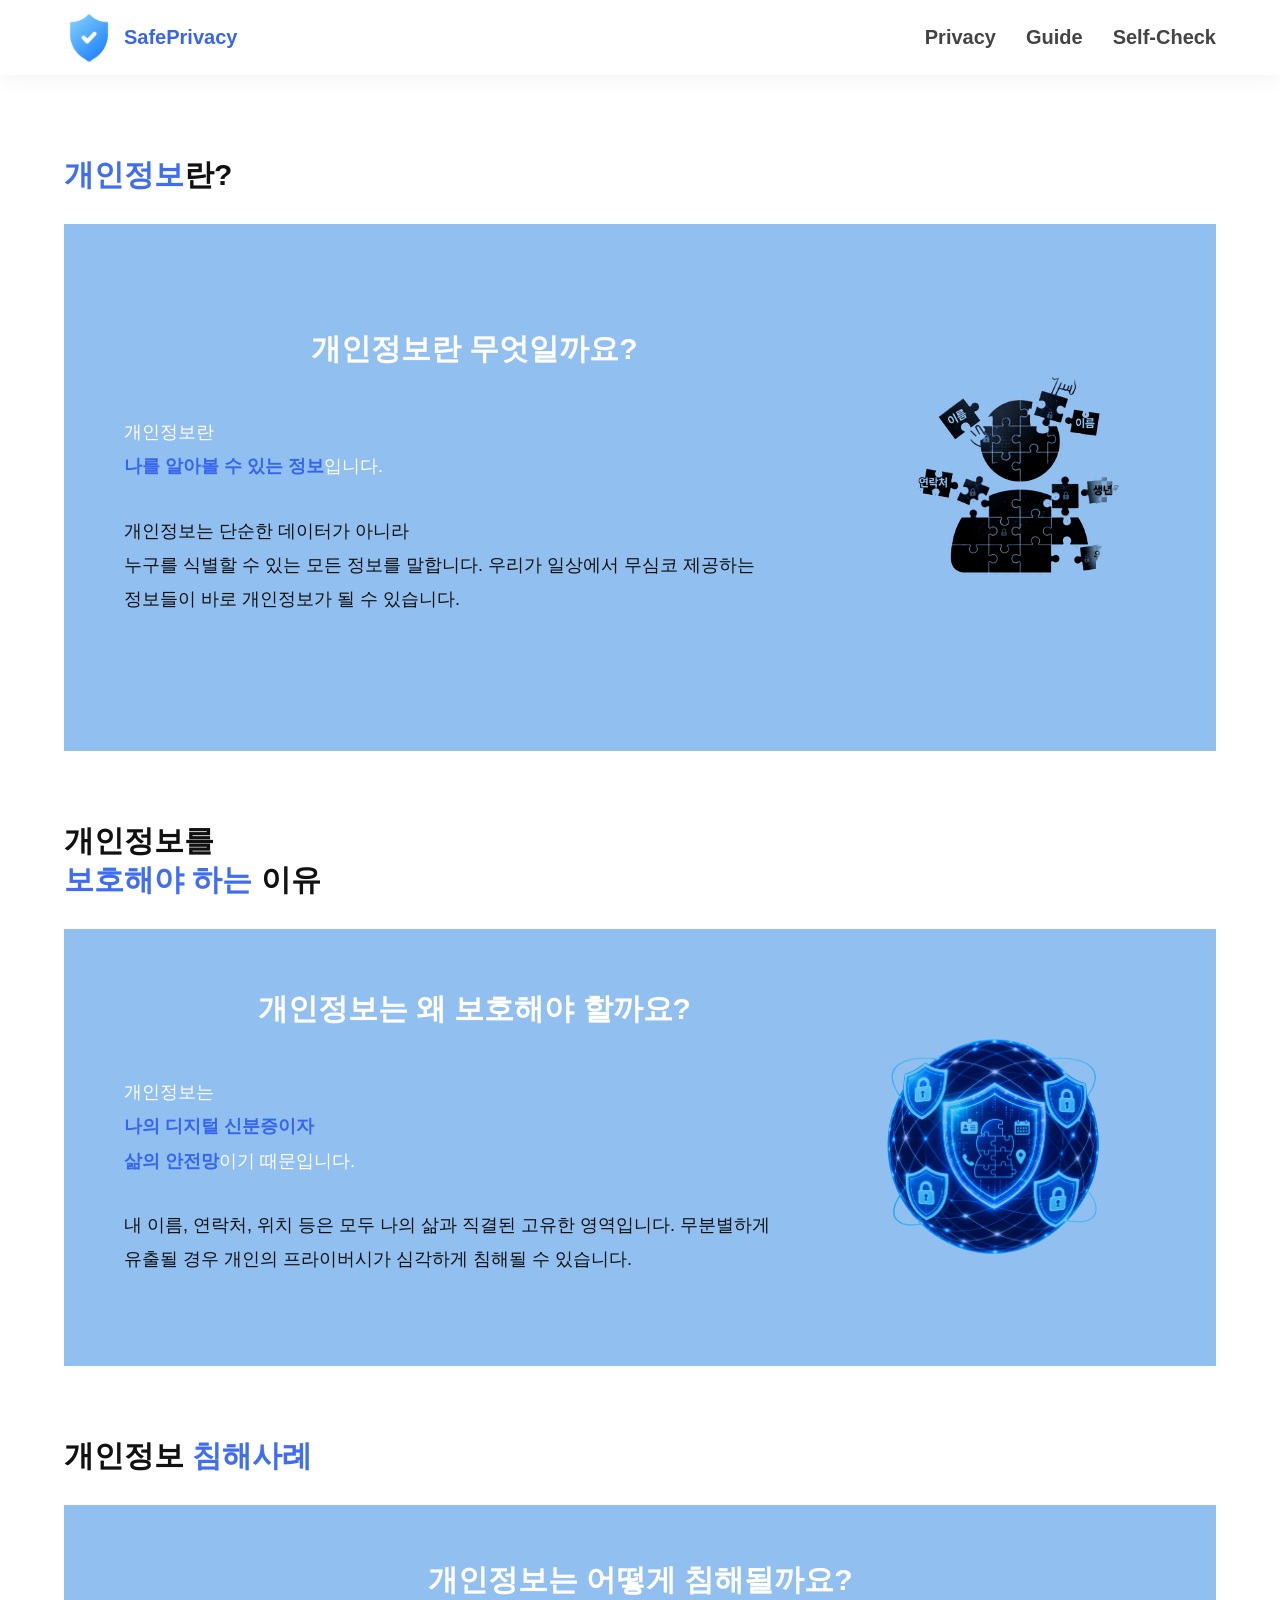
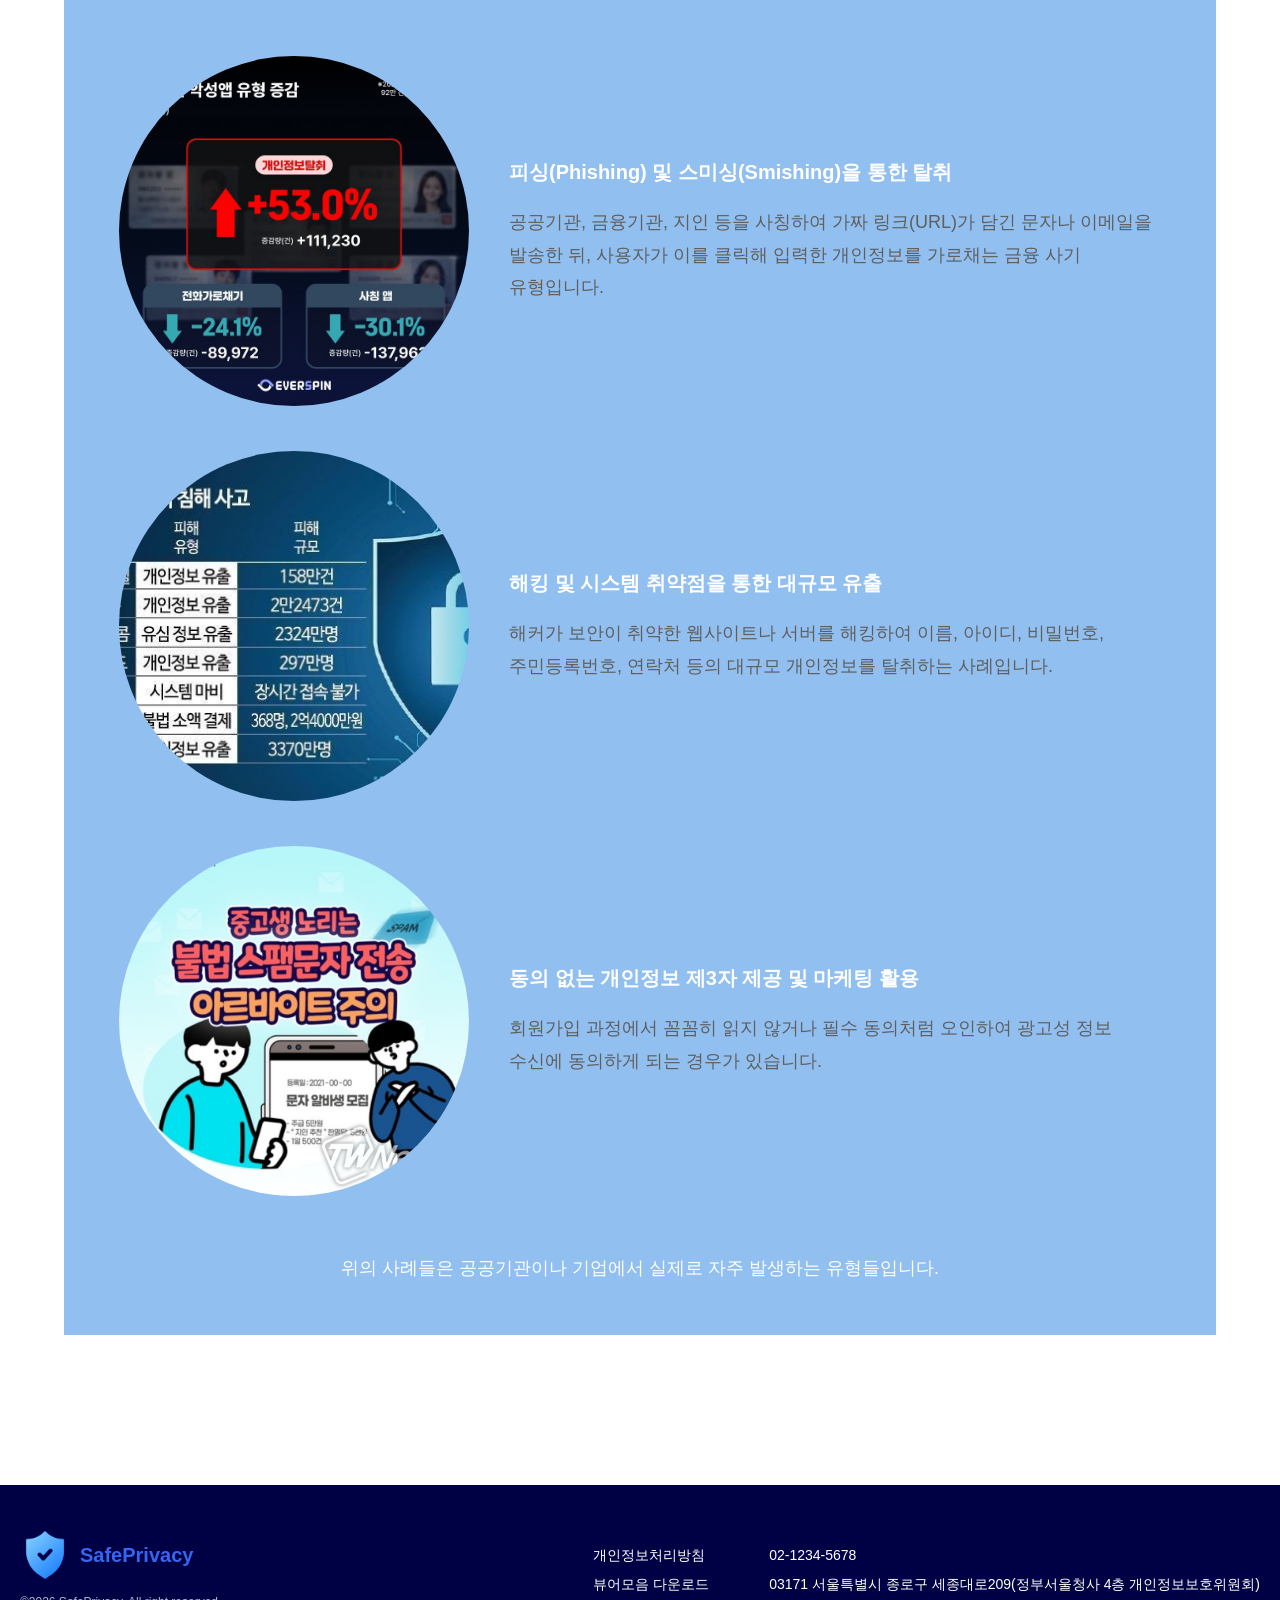
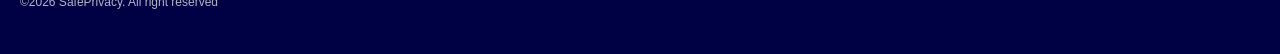
<file: pages/privacy.html>
<!doctype html>
<html lang="ko">

<head>
  <meta charset="UTF-8" />
  <meta name="viewport" content="width=device-width, initial-scale=1.0" />

  <title>개인정보란?</title>

  <link rel="stylesheet" href="../css/style.css" />
</head>

<body>
  <header class="site-header">
    <div class="header-container">
      <a href="../index.html" class="logo"><img src="../img/security.png" alt=""> SafePrivacy</a>

      <nav class="nav-menu">
        <a href="./privacy.html">Privacy</a>
        <a href="./guide.html">Guide</a>
        <a href="./guide.html#selfcheck">Self-Check</a>
      </nav>
    </div>
  </header>
  <main class="privacy-page">

    <section class="info-section">
      <h1><span>개인정보</span>란?</h1>

      <div class="blue-card">
        <div class="card-text">
          <h2>개인정보란 무엇일까요?</h2>

          <p class="highlight-text">
            개인정보란<br />
            <strong>나를 알아볼 수 있는 정보</strong>입니다.
          </p>

          <p>
            개인정보는 단순한 데이터가 아니라<br />
            누구를 식별할 수 있는 모든 정보를 말합니다. 우리가 일상에서 무심코
            제공하는 정보들이 바로 개인정보가 될 수 있습니다.
          </p>
        </div>

        <div class="card-image">
          <img src="../img/개인정보란.png" alt="">
        </div>
      </div>
    </section>

    <!-- =========================
             개인정보 보호 이유
        ========================== -->

    <section class="info-section">
      <h1>
        개인정보를<br />
        <span>보호해야 하는</span> 이유
      </h1>

      <div class="blue-card">
        <div class="card-text">
          <h2>개인정보는 왜 보호해야 할까요?</h2>

          <p class="highlight-text">
            개인정보는<br />
            <strong>나의 디지털 신분증이자<br />
              삶의 안전망</strong>이기 때문입니다.
          </p>

          <p>
            내 이름, 연락처, 위치 등은 모두 나의 삶과 직결된 고유한
            영역입니다. 무분별하게 유출될 경우 개인의 프라이버시가 심각하게
            침해될 수 있습니다.
          </p>
        </div>

        <div class="card-image2">
          <img src="../img/개인정보란2.png" alt="">
        </div>
      </div>
    </section>

    <!-- =========================
             개인정보 침해 사례
        ========================== -->

    <section class="info-section">
      <h1>개인정보 <span>침해사례</span></h1>

      <div class="case-card">
        <h2>개인정보는 어떻게 침해될까요?</h2>

        <!-- 사례 01 -->

        <article class="case-item">
          <div class="case-image">
            <div class="image-placeholder circle"><img src="../img/사례1.png" alt=""></div>
          </div>

          <div class="case-text">
            <h3>피싱(Phishing) 및 스미싱(Smishing)을 통한 탈취</h3>

            <p>
              공공기관, 금융기관, 지인 등을 사칭하여 가짜 링크(URL)가 담긴
              문자나 이메일을 발송한 뒤, 사용자가 이를 클릭해 입력한
              개인정보를 가로채는 금융 사기 유형입니다.
            </p>
          </div>
        </article>

        <!-- 사례 02 -->

        <article class="case-item">
          <div class="case-image">
            <div class="image-placeholder circle"><img src="../img/사례2.jpg" alt=""></div>
          </div>

          <div class="case-text">
            <h3>해킹 및 시스템 취약점을 통한 대규모 유출</h3>

            <p>
              해커가 보안이 취약한 웹사이트나 서버를 해킹하여 이름, 아이디,
              비밀번호, 주민등록번호, 연락처 등의 대규모 개인정보를 탈취하는
              사례입니다.
            </p>
          </div>
        </article>

        <!-- 사례 03 -->

        <article class="case-item">
          <div class="case-image">
            <div class="image-placeholder circle"><img src="../img/사례3.jpg" alt=""></div>
          </div>

          <div class="case-text">
            <h3>동의 없는 개인정보 제3자 제공 및 마케팅 활용</h3>

            <p>
              회원가입 과정에서 꼼꼼히 읽지 않거나 필수 동의처럼 오인하여
              광고성 정보 수신에 동의하게 되는 경우가 있습니다.
            </p>
          </div>
        </article>

        <p class="case-bottom">
          위의 사례들은 공공기관이나 기업에서 실제로 자주 발생하는
          유형들입니다.
        </p>
      </div>
    </section>
  </main>

  <footer class="footer">
    <div class="footer-inner">
      <div class="footer-brand">
        <a href="intro.html" class="logo">
          <img src="../img/security.png" alt=""> SafePrivacy
        </a>
        <p class="copyright">
          ©2026 SafePrivacy. All right reserved
        </p>
      </div>

      <div class="footer-info">
        <div class="footer-info-group">
          <p><a href="https://www.privacy.go.kr/front/contents/cntntsView.do?contsNo=408">개인정보처리방침</a></p>
          <p><a href="https://www.privacy.go.kr/front/contents/cntntsView.do?contsNo=167">뷰어모음 다운로드</a></p>
        </div>

        <div class="footer-info-group">
          <p>02-1234-5678</p>
          <p>03171 서울특별시 종로구 세종대로209(정부서울청사 4층 개인정보보호위원회)</p>
        </div>
      </div>
    </div>
  </footer>
</body>

</html>
</file>
<file: css/style.css>
@charset "UTF-8";

* {
    margin: 0;
    padding: 0;
    box-sizing: border-box;
}

html {
    scroll-behavior: smooth;
}

body {
    font-family:
        "Pretendard",
        "Noto Sans KR",
        Arial,
        sans-serif;

    color: #111;
    background: #fff;
}

a {
    color: inherit;
    text-decoration: none;
}

img {
    display: block;
    max-width: 100%;
}

.image-placeholder {
    width: 100%;
    height: 100%;

    min-height: 250px;

    display: flex;
    align-items: center;
    justify-content: center;

    color: #777;

    background:
        linear-gradient(135deg,
            #dce8f8,
            #9cc8f5);

    border-radius: 20px;

    font-size: 20px;
    font-weight: 700;
}

.image-placeholder.circle {
    width: 180px;
    height: 180px;

    min-height: auto;

    border-radius: 50%;
}

/* =========================
   헤더 스타일 (Header)
========================= */
.site-header {
    position: fixed;
    top: 0;
    left: 0;
    width: 100%;
    height: 75px;
    background: rgba(255, 255, 255, 0.9);
    backdrop-filter: blur(10px);
    /* 배경을 살짝 흐리게 만드는 유리알 효과 */
    box-shadow: 0 4px 20px rgba(0, 0, 0, 0.05);
    z-index: 1000;
    display: flex;
    align-items: center;
}

.header-container {
    width: 90%;
    max-width: 1200px;
    margin: 0 auto;
    display: flex;
    justify-content: space-between;
    align-items: center;
}

/* 로고 디자인 */
.logo {
    display: flex;
    align-items: center;
    gap: 10px;
    font-size: 20px;
    font-weight: bold;
    color: #3865ef;
    text-decoration: none;
}

.logo img {
    height: 50px;
}

/* 네비게이션 링크들 */
.nav-menu {
    display: flex;
    gap: 30px;
}

.nav-menu a {
    text-decoration: none;
    font-size: 20px;
    font-weight: 600;
    color: #444;
    transition: color 0.2s ease;
    text-transform: capitalize;
    /* 첫 글자 대문자화 */
}

.nav-menu a:hover {
    color: #3865ef;
}

/* 헤더에 가려지는 현상을 막기 위한 본인 페이지 상단 여백 설정 (필요시 body나 메인 컨테이너에 적용) */
body {
    padding-top: 75px;
}

/* intro */

.hero {
    height: 720px;

    background: #000;

    color: #fff;
}

.hero-inner {
    width: min(1200px, 90%);
    height: 100%;

    margin: 0 auto;

    display: flex;
    align-items: center;
    justify-content: space-between;
}

.hero-text {
    width: 40%;
}

.hero-text p {
    font-size: 50px;
    font-weight: 800;
    word-break: keep-all;
    line-height: 1.5;
}

.hero-text span {
    color: #ff2424;
}

.hero-image {
    width: 100%;
    height: 420px;
}

.icon {
    width: 50px;
    height: 50px;
    margin-bottom: -20px;
    margin-left: 80px;
}

.daily-section {
    background: #e9e9e9;

    padding: 90px 0;
}

.daily-inner {
    width: min(1200px, 90%);
    margin: 0 auto;

    display: grid;

    grid-template-columns:
        1fr 1.7fr;

    gap: 80px;

    align-items: center;
}

.daily-title h2 {
    font-size: 35px;
    line-height: 1.5;
}

.daily-title p {
    margin-top: 70px;

    color: #999;

    font-size: 18px;
    line-height: 2;
}

.daily-list {
    display: grid;

    grid-template-columns:
        repeat(3, 1fr);

    gap: 70px 40px;
}

.data-item {
    text-align: center;
}

.data-item .icon {
    height: 100px;

    display: flex;
    align-items: center;
    justify-content: center;

    font-size: 70px;
}

.data-item h3 {
    margin-top: 15px;

    font-size: 18px;
}

.data-item p {
    margin-top: 10px;

    font-size: 12px;
    color: #555;
}

.hero-bottom {
    min-height: 300px;

    background: #000;

    color: #fff;

    display: flex;
    flex-direction: column;

    align-items: center;
    justify-content: center;
    padding-bottom: 50px;
}


.hero-bottom h2 {
    font-size: 30px;
    margin-top: 40px;
    margin-bottom: 40px;
}

.more-button {
    width: 270px;

    padding: 15px 30px;

    border: 2px solid #fff;
    border-radius: 20px;

    display: flex;
    justify-content: space-between;
    align-items: center;

    font-size: 20px;

    transition: 0.3s;
}

.more-button:hover {
    background: #fff;
    color: #000;
}

.more-button span {
    font-size: 30px;
}

/* ==================================================
   privacy
================================================== */

.privacy-page {
    width: min(1200px, 90%);
    margin: 0 auto;

    padding: 80px 0;
}

.info-section {
    margin-bottom: 70px;
}

.info-section>h1 {
    margin-bottom: 30px;

    font-size: 30px;
    font-weight: 800;

    line-height: 1.3;
}

.info-section>h1 span {
    color: #3f6df6;
}

/* 이미지 */

.blue-card {
    min-height: 420px;

    padding: 60px;

    background: #91bff0;

    display: flex;

    align-items: center;
    justify-content: space-between;

    gap: 60px;
}

.card-text {
    width: 100%;

    word-break: keep-all;
}

.card-text h2 {
    margin-bottom: 45px;

    color: #fff;

    font-size: 30px;
    text-align: center;
}

.card-text p {
    margin-bottom: 30px;

    font-size: 18px;
    line-height: 1.9;
}

.card-text .highlight-text {
    color: #fff;
}

.card-text .highlight-text strong {
    color: #3865ef;
}

.card-image img {
    width: 100%;
    height: 100%;
    object-fit: contain;
    mix-blend-mode: multiply;
    filter: contrast(1.2);
}

.card-image2 img {
    width: 80%;
    max-width: 400px;
    height: auto;
    object-fit: contain;

    mix-blend-mode: multiply;
    filter: contrast(1.2);
}

/* ==================================================
   침해 사례
================================================== */

.case-item {
    display: flex;
    align-items: center;
    gap: 60px;
    margin-bottom: 50px;
}

.case-image .image-placeholder.circle {
    width: 350px;
    height: 350px;
    border-radius: 50%;
    overflow: hidden;
    flex-shrink: 0;
}

.case-image .image-placeholder.circle img {
    width: 100%;
    height: 100%;
    object-fit: cover;
}

.case-text {
    flex: 1;
    word-break: keep-all;
}

.case-text h3 {
    margin-bottom: 20px;
    color: #fff;
    font-size: 30px;
    font-weight: 700;
}

.case-text p {
    font-size: 18px;
    line-height: 1.8;
    color: #fff;
}

.case-card {
    padding: 55px;

    background: #91bff0;
}

.case-card>h2 {
    margin-bottom: 55px;

    color: #fff;

    font-size: 30px;

    text-align: center;
}

.case-item {
    display: flex;

    align-items: center;

    gap: 40px;

    margin-bottom: 45px;
}

.case-image {
    flex: 0 0 180px;
}

.case-text {
    flex: 1;
}

.case-text h3 {
    margin-bottom: 20px;

    font-size: 20px;
}

.case-text p {
    color: #5f5f5f;

    line-height: 1.8;
}

.case-bottom {
    margin-top: 60px;

    color: #fff;

    text-align: center;

    font-size: 18px;
}



/* ==================================================
guide
================================================== */

.guide-page {
    padding: 80px 40px;
}

.guide-header {
    width: min(1100px, 100%);
    margin: 0 auto 50px;

    display: flex;

    justify-content: space-between;
    align-items: center;
}

.guide-header h1 {
    font-size: 50px;
    line-height: 1.15;
}

.guide-header h1 span {
    color: #3f6df6;
}

.guide-header>p {
    color: #999;

    font-size: 30px;

    line-height: 1.5;

    text-align: right;
}

.guide-container {
    position: relative;

    width: min(1250px, 100%);
    height: 750px;

    margin: 0 auto;

    background: #111827;

    overflow: hidden;
}

.guide-center {
    position: absolute;

    left: 50%;
    top: 50%;

    transform: translate(-50%, -50%);

    width: 350px;
    height: 350px;

    border-radius: 50%;

    background: #91bff0;

    display: flex;
    flex-direction: column;

    align-items: center;
    justify-content: center;

    text-align: center;
}

.shield {
    width: 90px;
    height: 90px;

    margin-bottom: 20px;

    background: #3f9cf3;

    clip-path: polygon(50% 0,
            90% 15%,
            85% 70%,
            50% 100%,
            15% 70%,
            10% 15%);

    display: flex;
    align-items: center;
    justify-content: center;

    color: #fff;

    font-size: 40px;
}

.guide-center h2 {
    font-size: 30px;
}

.guide-center p {
    margin-top: 15px;

    color: #777;

    line-height: 1.6;
}

.guide-card {
    position: absolute;

    width: 350px;
    min-height: 170px;

    padding: 25px;

    background: #fff;

    border-radius: 20px;

    display: flex;

    gap: 20px;

    box-shadow:
        0 8px 20px rgba(0, 0, 0, 0.3);
}

.number {
    flex: 0 0 70px;

    width: 70px;
    height: 70px;

    border-radius: 50%;

    background: #3f6df6;

    color: #fff;

    display: flex;
    align-items: center;
    justify-content: center;

    font-size: 24px;
}

.guide-card h3 {
    margin-bottom: 15px;

    font-size: 28px;
}

.guide-card p {
    font-size: 18px;
    line-height: 1.6;
}




.guide-01 {
    top: 35px;
    left: 10%;
}

.guide-02 {
    top: 275px;
    left: 5%;
}

.guide-03 {
    bottom: 35px;
    left: 8%;
}

.guide-04 {
    top: 35px;
    right: 10%;
}

.guide-05 {
    top: 275px;
    right: 5%;
}

.guide-06 {
    bottom: 35px;
    right: 8%;
}

/* =========================
   자가진단
========================= */
.self-check-section {
    margin-top: 80px;
    padding: 50px;
    background: #ffffff;
    border-radius: 24px;
    box-shadow: 0 10px 30px rgba(0, 0, 0, 0.05);
}

.check-header {
    text-align: center;
    margin-bottom: 40px;
}

.check-header h2 {
    font-size: 30px;
    color: #222;
    margin-bottom: 10px;
}

.check-header p {
    font-size: 18px;
    color: #666;
}

.check-list-box {
    display: flex;
    flex-direction: column;
    gap: 20px;
    margin-bottom: 30px;
}

.check-item {
    display: flex;
    align-items: center;
    padding: 20px 24px;
    background: #f8fbff;
    border: 2px solid #e1ecfb;
    border-radius: 14px;
    cursor: pointer;
    transition: all 0.2s ease;
}

.check-item:hover {
    background: #f0f6ff;
    border-color: #91bff0;
}

.check-item input[type="checkbox"] {
    display: none;
}

.checkmark {
    width: 24px;
    height: 24px;
    border: 2px solid #b0c4de;
    border-radius: 6px;
    margin-right: 16px;
    display: flex;
    align-items: center;
    justify-content: center;
    background: #fff;
    transition: all 0.2s ease;
    flex-shrink: 0;
}

.check-item input[type="checkbox"]:checked~.checkmark {
    background: #3865ef;
    border-color: #3865ef;
}

.check-item input[type="checkbox"]:checked~.checkmark::after {
    content: "✓";
    color: #fff;
    font-size: 18px;
    font-weight: bold;
}

.check-text {
    font-size: 18px;
    color: #333;
    font-weight: 500;
}

.result-btn {
    width: 100%;
    padding: 18px;
    background: #3865ef;
    color: #fff;
    font-size: 18px;
    font-weight: bold;
    border: none;
    border-radius: 14px;
    cursor: pointer;
    transition: background 0.2s ease;
}

.result-btn:hover {
    background: #2851d0;
}

/* 결과 출력 박스 스타일 */
.result-box {
    margin-top: 30px;
    padding: 30px;
    background: #f0f6ff;
    border: 2px solid #3865ef;
    border-radius: 16px;
    text-align: center;
    animation: fadeIn 0.4s ease;
}

.result-level-title {
    font-size: 18px;
    font-weight: bold;
    color: #3865ef;
    margin-bottom: 10px;
}

.result-desc {
    font-size: 18px;
    color: #444;
    line-height: 1.6;
}

@keyframes fadeIn {
    from {
        opacity: 0;
        transform: translateY(10px);
    }

    to {
        opacity: 1;
        transform: translateY(0);
    }
}

/* footer */
.footer {
    width: 100%;
    padding: 2.813rem 0;
    background: #000144;
    color: #fff;
}

.footer-inner {
    width: 100%;
    max-width: 90rem;
    padding: 0 1.25rem;
    margin: 0 auto;
    display: flex;
    align-items: center;
    justify-content: space-between;
}

/* footer brand */
.footer-brand {
    flex-shrink: 0;
}

.footer-logo {
    display: inline-block;
}

.footer-logo img {
    display: block;
    width: 13.75rem;
    height: auto;
}

.copyright {
    margin-top: 0.938rem;
    font-size: 0.75rem;
    opacity: 0.7;
}

/* footer info */
.footer-info {
    display: flex;
    gap: 3.75rem;
}

.footer-info-group p {
    margin: 0.375rem 0;
    font-size: 0.875rem;
    line-height: 1.6;
}
</file>
